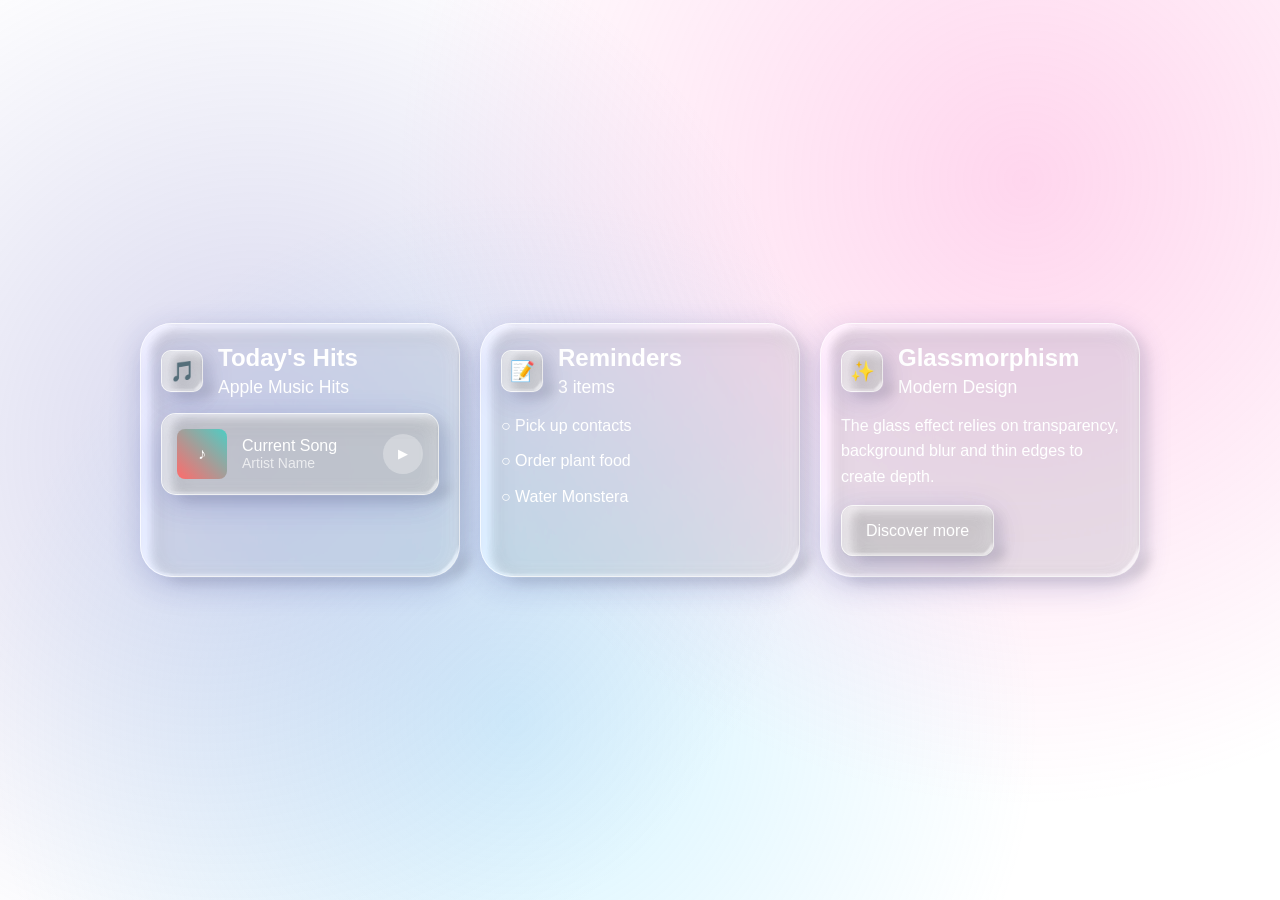
<file: DH & LiquId Glass htmls/liquid glass design/index.html>
<!DOCTYPE html>
<html lang="en" >
<head>
  <meta charset="UTF-8">
  <title>Apple Liquid Glass Effect</title>
  <link rel="stylesheet" href="./style.css">

</head>
<body>
<!-- partial:index.partial.html -->
<div class="container">
  <!-- Card base glass -->
  <div class="glass">
    <div class="card-header">
      <div class="icon glass">🎵</div>
      <div>
        <h3 class="card-title">Today's Hits</h3>
        <p class="card-subtitle">Apple Music Hits</p>
      </div>
    </div>
    <div class="music-widget glass">
      <div class="album-cover">♪</div>
      <div style="flex: 1">
        <div style="color: white; font-weight: 500">Current Song</div>
        <div style="color: rgba(255, 255, 255, 0.7); font-size: 14px">Artist Name</div>
      </div>
      <button class="play-btn">▶</button>
    </div>
  </div>

  <div class="glass">
    <div class="card-header">
      <div class="icon glass">📝</div>
      <div>
        <h3 class="card-title">Reminders</h3>
        <p class="card-subtitle">3 items</p>
      </div>
    </div>
    <div class="card-content">
      <div style="margin-bottom: 10px">○ Pick up contacts</div>
      <div style="margin-bottom: 10px">○ Order plant food</div>
      <div>○ Water Monstera</div>
    </div>
  </div>

  <div class="glass">
    <div class="card-header">
      <div class="icon glass">✨</div>
      <div>
        <h3 class="card-title">Glassmorphism</h3>
        <p class="card-subtitle">Modern Design</p>
      </div>
    </div>
    <div class="card-content">
      <p>
        The glass effect relies on transparency, background blur and thin edges to create depth.
      </p>
      <a
        href="#"
        class="btn-glass glass"
        >Discover more</a
      >
    </div>
  </div>
</div>
<!-- partial -->
  
</body>
</html>
</file>
<file: DH & LiquId Glass htmls/liquid glass design/style.css>
* {
  margin: 0;
  padding: 0;
  box-sizing: border-box;
}

html {
  font-size: 100%;
  scroll-behavior: smooth;
}

body {
  min-height: 100vh;
  background: linear-gradient(135deg, #667eea 0%, #764ba2 100%);
  background-image: url('https://images.unsplash.com/photo-1539635278303-d4002c07eae3?crop=entropy&cs=srgb&fm=jpg&ixid=M3wzMjM4NDZ8MHwxfHJhbmRvbXx8fHx8fHx8fDE3NDk1Njc4NTB8&ixlib=rb-4.1.0&q=85');
  background-size: cover;
  background-position: center center;
  background-repeat: no-repeat;
  background-attachment: fixed;
  display: flex;
  align-items: center;
  justify-content: center;
  padding: 1.25rem;
  font-family: -apple-system, BlinkMacSystemFont, 'Segoe UI', Roboto, sans-serif;
}

/* Background pattern */
body::before {
  content: '';
  position: fixed;
  top: 0;
  left: 0;
  width: 100%;
  height: 100%;
  background-image: radial-gradient(circle at 20% 50%, rgba(120, 119, 198, 0.3) 0%, transparent 50%),
    radial-gradient(circle at 80% 20%, rgba(255, 119, 198, 0.3) 0%, transparent 50%),
    radial-gradient(circle at 40% 80%, rgba(120, 219, 255, 0.3) 0%, transparent 50%);
  pointer-events: none;
}

.container {
  display: grid;
  grid-template-columns: repeat(auto-fit, minmax(17rem, 1fr));
  gap: 1.25rem;
  max-width: 62.5rem;
  width: 100%;
}

/* Liquid glass effect class */
.glass {
  position: relative;
  background: rgba(255, 255, 255, 0.15);
  backdrop-filter: blur(2px) saturate(180%);
  border: 0.0625rem solid rgba(255, 255, 255, 0.8);
  border-radius: 2rem;
  padding: 1.25rem;
  box-shadow: 0 8px 32px rgba(31, 38, 135, 0.2), inset 0 4px 20px rgba(255, 255, 255, 0.3);
}

.glass::after {
  content: '';
  position: absolute;
  top: 0;
  left: 0;
  width: 100%;
  height: 100%;
  background: rgba(255, 255, 255, 0.1);
  border-radius: 2rem;
  backdrop-filter: blur(1px);
  box-shadow: inset -10px -8px 0px -11px rgba(255, 255, 255, 1),
    inset 0px -9px 0px -8px rgba(255, 255, 255, 1);
  opacity: 0.6;
  z-index: -1;
  filter: blur(1px) drop-shadow(10px 4px 6px black) brightness(115%);
  pointer-events: none;
}

/* Content style */
.card-header {
  display: flex;
  align-items: center;
  gap: 0.9375rem;
  margin-bottom: 0.9375rem;
}

.icon {
  position: relative;
  width: 2.5rem;
  height: 2.5rem;
  border-radius: 0.625rem;
  display: flex;
  align-items: center;
  justify-content: center;
  font-size: 1.25rem;
}

.icon::after {
  border-radius: 0.625rem;
}

.card-title {
  font-size: 1.5rem;
  font-weight: 600;
  color: white;
  margin: 0;
}

.card-subtitle {
  font-size: 1.1rem;
  color: white;
  margin: 0.3125rem 0 0 0;
}

.card-content {
  color: white;
  line-height: 1.6;
}

.card-content-grid {
  display: grid;
  grid-template-columns: repeat(2, 1fr);
  gap: 0.938rem;
  margin-top: 0.938rem;
}

.card-content-icon {
  background: rgba(0, 0, 0, 0.1);
  border-radius: 10px;
  margin: 0 auto 5px;
  display: flex;
  align-items: center;
  justify-content: center;
  aspect-ratio: 1;
}

.btn-glass {
  position: relative;
  color: white;
  padding: 0.75rem 1.5rem;
  border-radius: 0.75rem;
  cursor: pointer;
  transition: all 0.3s ease;
  margin-top: 0.9375rem;
  display: inline-block;
  text-decoration: none;
}

.btn-glass::after {
  border-radius: 0.75rem;
}

.btn-glass:hover {
  background: rgba(255, 255, 255, 0.3);
  transform: scale(1.05);
}

/* Musical Widget */
.music-widget {
  position: relative;
  display: flex;
  align-items: center;
  gap: 0.9375rem;
  padding: 0.9375rem;
  border-radius: 0.9375rem;
  margin-top: 0.9375rem;
}

.music-widget::after {
  border-radius: 0.9375rem;
}

.album-cover {
  width: 3.125rem;
  height: 3.125rem;
  background: linear-gradient(45deg, #ff6b6b, #4ecdc4);
  border-radius: 0.5rem;
  display: flex;
  align-items: center;
  justify-content: center;
  color: white;
  font-weight: bold;
}

.play-btn {
  width: 2.5rem;
  height: 2.5rem;
  background: rgba(255, 255, 255, 0.3);
  border: none;
  border-radius: 50%;
  color: white;
  cursor: pointer;
  display: flex;
  align-items: center;
  justify-content: center;
  transition: all 0.3s ease;
}

.play-btn:hover {
  background: rgba(255, 255, 255, 0.5);
  transform: scale(1.1);
}

/* Responsive */
@media (max-width: 550) {
  .container {
    grid-template-columns: 1fr;
  }
}
</file>
